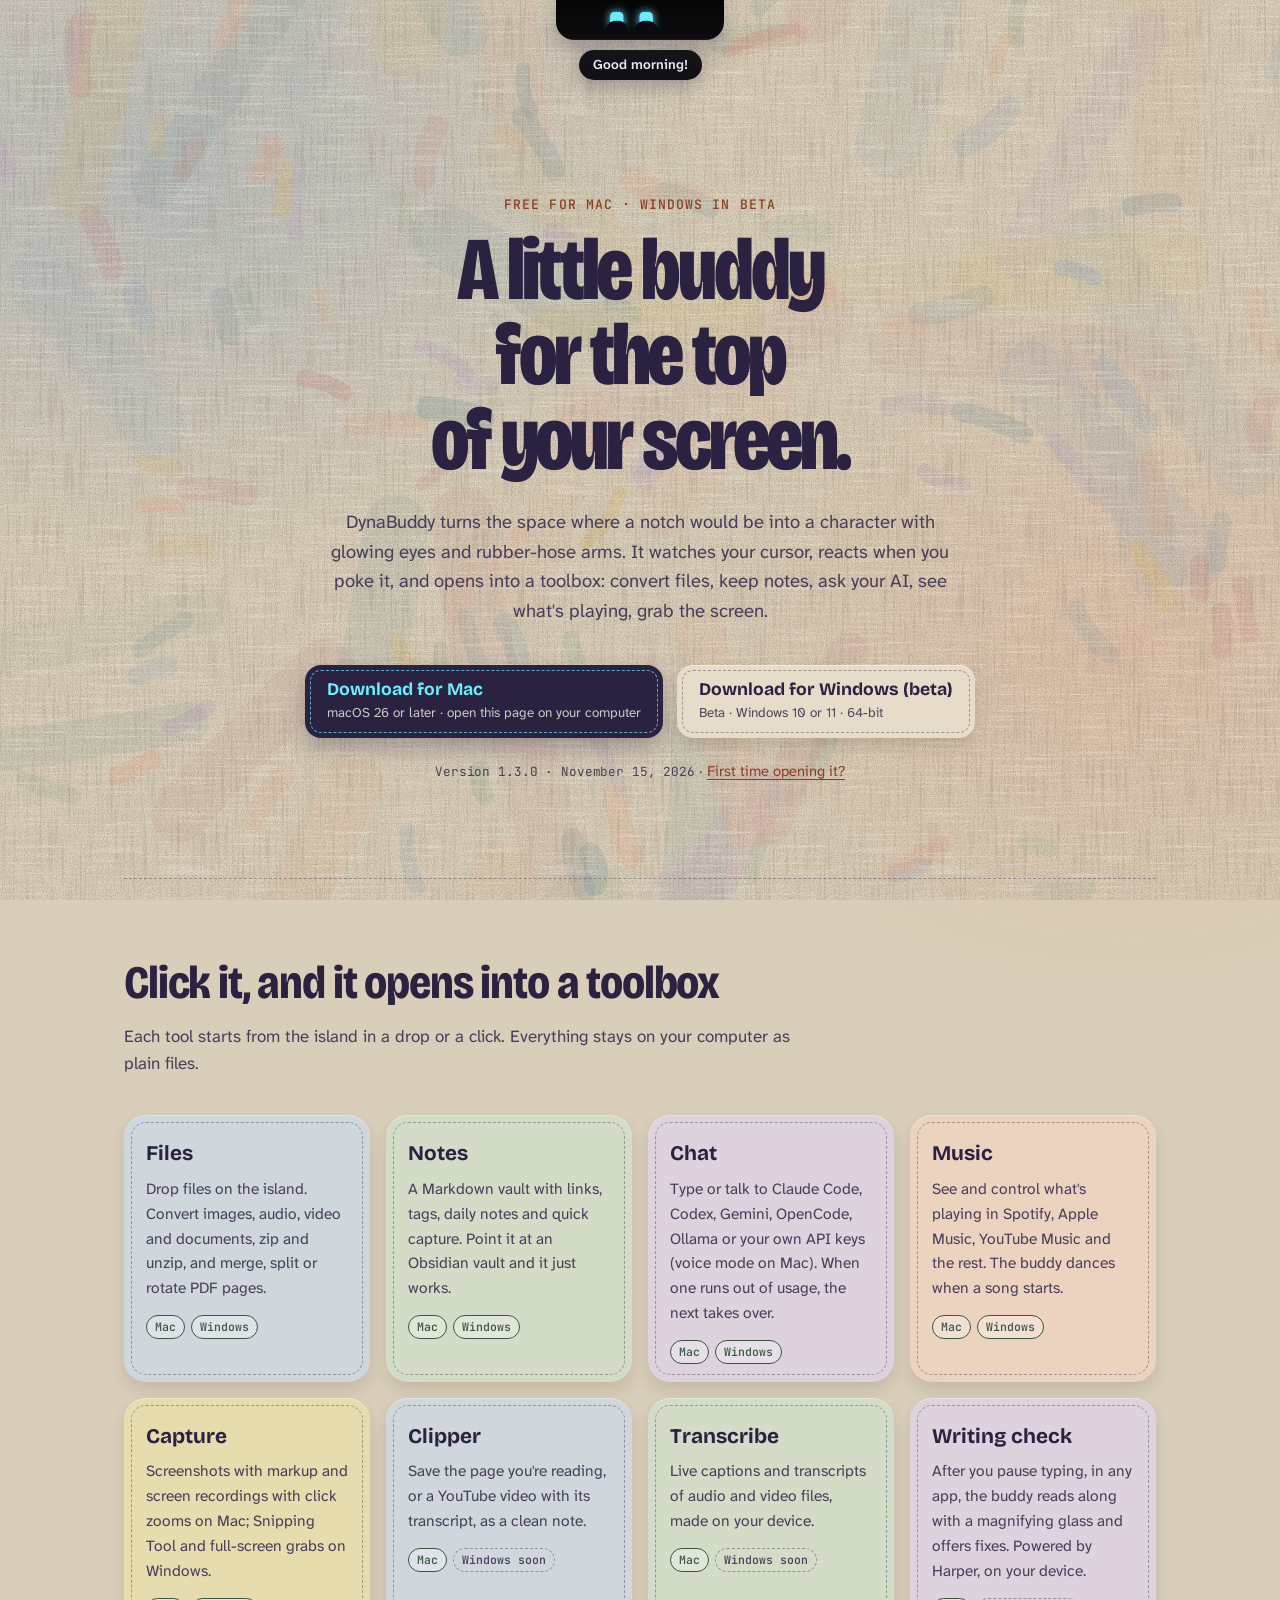
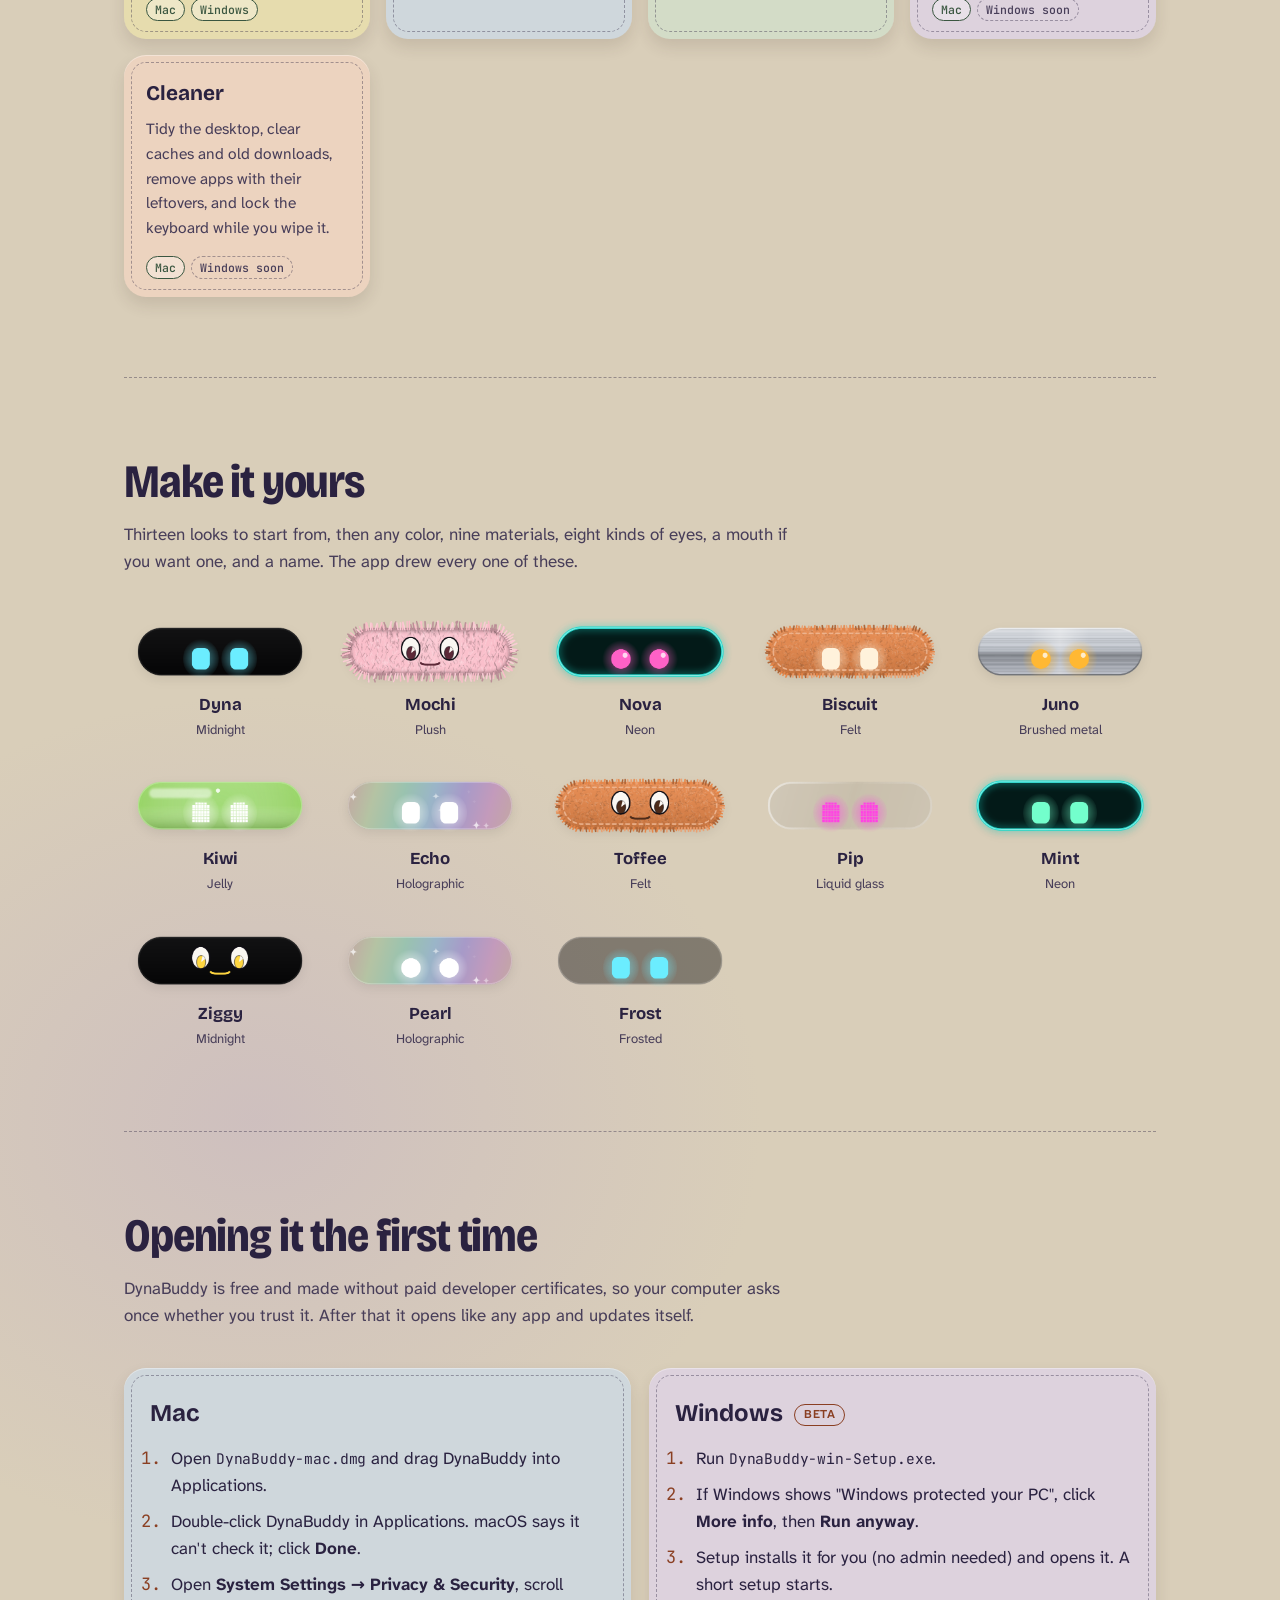
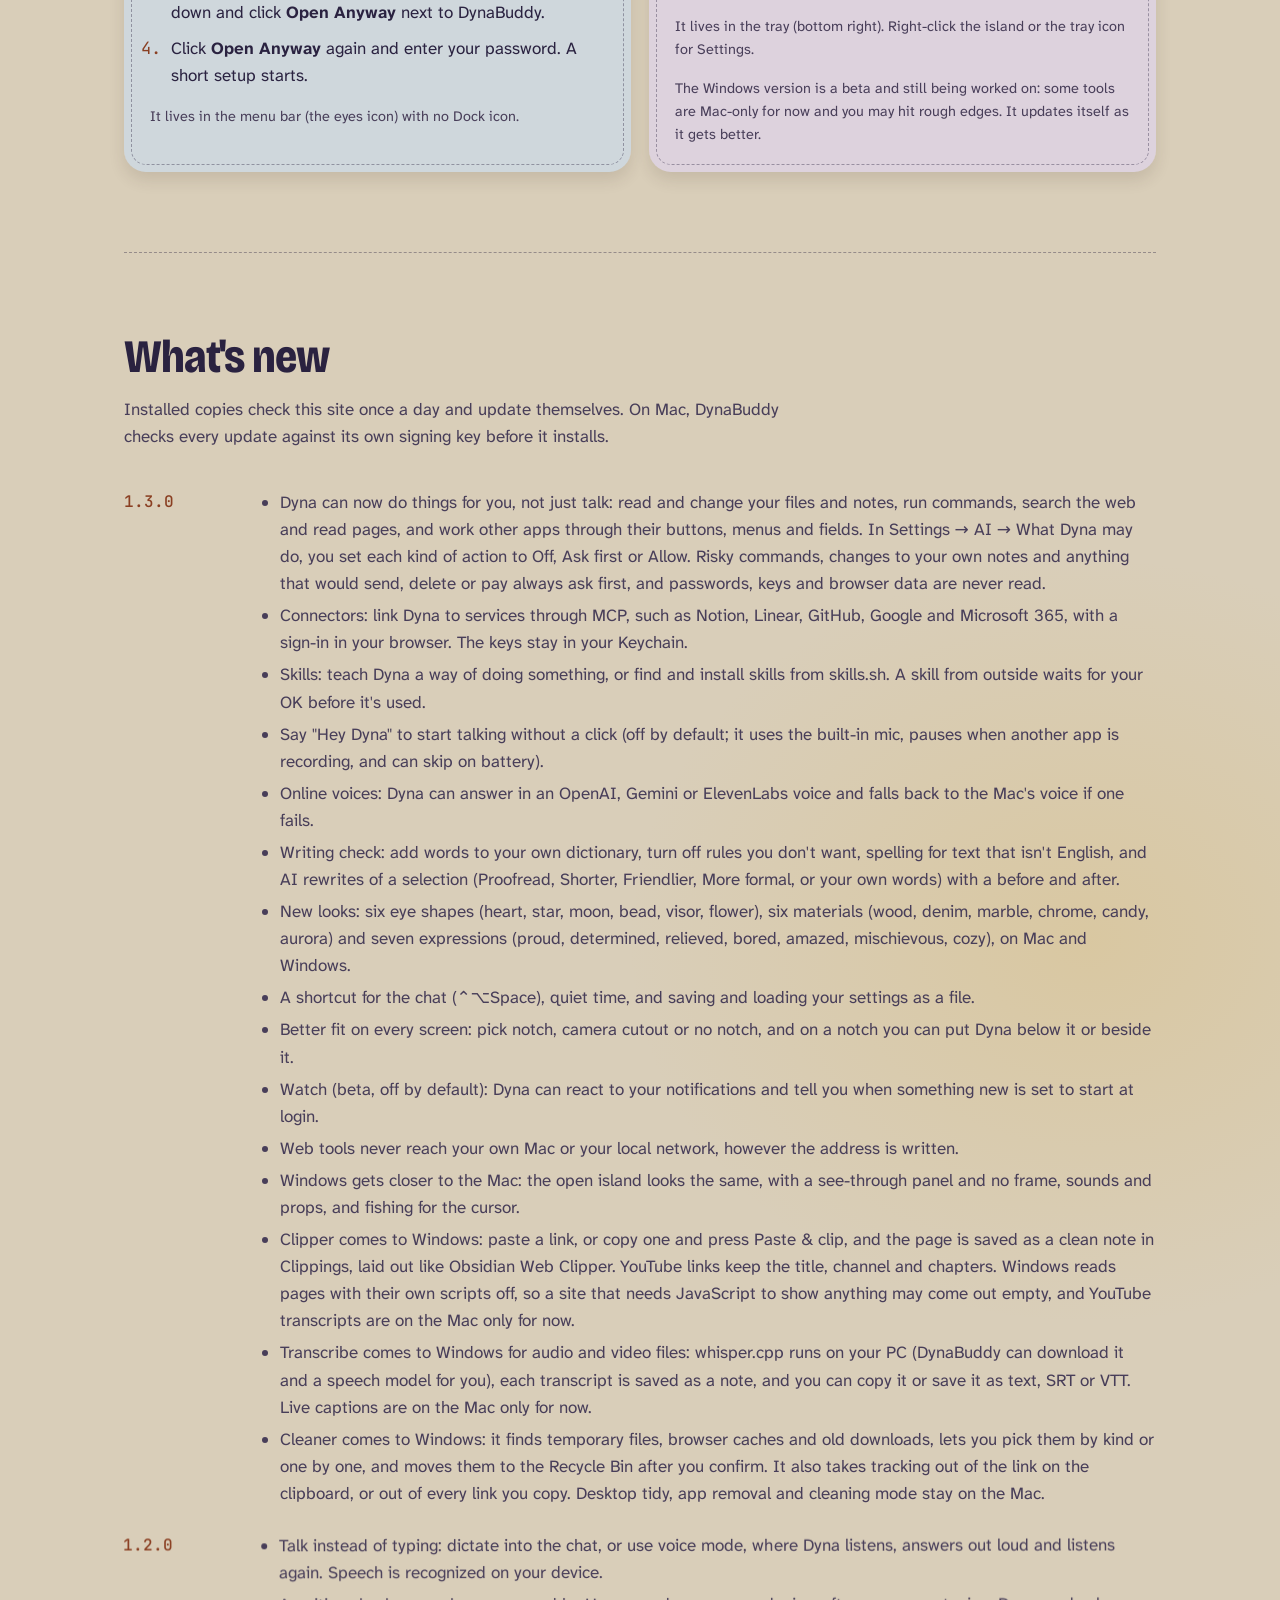
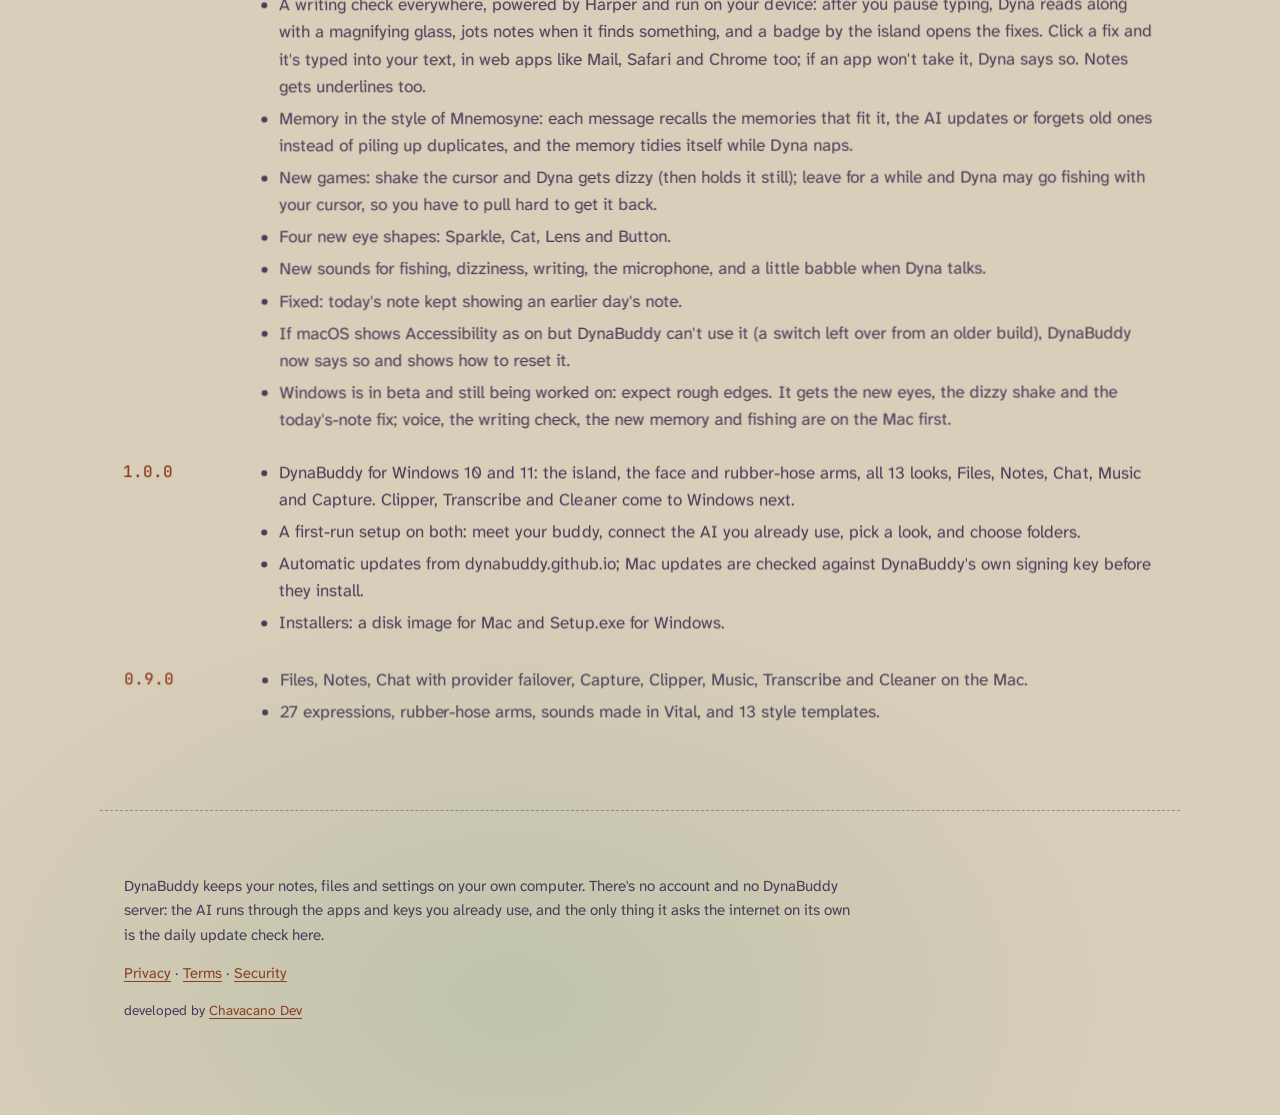
<file: index.html>
<!doctype html>
<html lang="en">
<head>
  <meta charset="utf-8">
  <meta name="viewport" content="width=device-width, initial-scale=1">
  <title>DynaBuddy</title>
  <meta name="description" content="A little character that lives at the top of your screen, with a toolbox for files, notes, AI chat, music and screenshots. Free for Mac and Windows.">
  <meta property="og:title" content="DynaBuddy">
  <meta property="og:description" content="A little buddy for the top of your screen. Free for Mac and Windows.">
  <meta property="og:image" content="https://dynabuddy.github.io/img/looks/mochi.png">
  <meta name="theme-color" content="#d9ceb9">
  <link rel="icon" href="img/icon.png">
  <link rel="preconnect" href="https://fonts.googleapis.com">
  <link rel="preconnect" href="https://fonts.gstatic.com" crossorigin>
  <link href="https://fonts.googleapis.com/css2?family=Atkinson+Hyperlegible+Next:wght@400;600&family=Bricolage+Grotesque:opsz,wdth,wght@12..96,75..100,500..800&family=JetBrains+Mono:wght@500&display=swap" rel="stylesheet">
  <link rel="stylesheet" href="style.css">
</head>
<body>
  <canvas class="paint" id="paint" aria-hidden="true"></canvas>
  <!-- The page's top edge is a screen's top edge, and the buddy hangs from it. -->
  <div class="island-dock" aria-hidden="false">
    <button class="island" id="island" aria-expanded="false" aria-label="DynaBuddy. Click to open, or poke it a few times.">
      <canvas id="face" width="300" height="80"></canvas>
      <span class="island-menu" id="island-menu">
        <a href="#download">Download</a>
        <a href="#tools">Tools</a>
        <a href="#looks">Looks</a>
        <a href="#install">Install help</a>
        <a href="#updates">What's new</a>
      </span>
    </button>
    <p class="island-speech" id="speech" role="status" aria-live="polite"></p>
  </div>

  <header class="hero">
    <p class="kicker">Free for Mac · Windows in beta</p>
    <h1>A little buddy for the top of&nbsp;your&nbsp;screen.</h1>
    <p class="lede">DynaBuddy turns the space where a notch would be into a character with glowing eyes and rubber-hose arms. It watches your cursor, reacts when you poke it, and opens into a toolbox: convert files, keep notes, ask your AI, see what's playing, grab the screen.</p>
    <div class="cta" id="download">
      <a class="button primary" id="dl-primary" href="https://github.com/dynabuddy/dynabuddy.github.io/releases/latest/download/DynaBuddy-mac.dmg">
        <span class="button-title" id="dl-primary-title">Download for Mac</span>
        <span class="button-note" id="dl-primary-note">macOS 26 or later · Apple silicon and Intel</span>
      </a>
      <a class="button" id="dl-secondary" href="https://github.com/dynabuddy/dynabuddy.github.io/releases/latest/download/DynaBuddy-win-Setup.exe">
        <span class="button-title" id="dl-secondary-title">Download for Windows (beta)</span>
        <span class="button-note" id="dl-secondary-note">Beta · Windows 10 or 11 · 64-bit</span>
      </a>
    </div>
    <p class="version"><span class="mono" id="version">Latest version</span> · <a href="#install">First time opening it?</a></p>
  </header>

  <main>
    <section class="tools" id="tools" aria-labelledby="tools-title">
      <h2 id="tools-title">Click it, and it opens into a toolbox</h2>
      <p class="section-lede">Each tool starts from the island in a drop or a click. Everything stays on your computer as plain files.</p>
      <ul class="tool-list">
        <li>
          <h3>Files</h3>
          <p>Drop files on the island. Convert images, audio, video and documents, zip and unzip, and merge, split or rotate PDF pages.</p>
          <p class="where"><span class="on">Mac</span><span class="on">Windows</span></p>
        </li>
        <li>
          <h3>Notes</h3>
          <p>A Markdown vault with links, tags, daily notes and quick capture. Point it at an Obsidian vault and it just works.</p>
          <p class="where"><span class="on">Mac</span><span class="on">Windows</span></p>
        </li>
        <li>
          <h3>Chat</h3>
          <p>Type or talk to Claude Code, Codex, Gemini, OpenCode, Ollama or your own API keys (voice mode on Mac). When one runs out of usage, the next takes over.</p>
          <p class="where"><span class="on">Mac</span><span class="on">Windows</span></p>
        </li>
        <li>
          <h3>Music</h3>
          <p>See and control what's playing in Spotify, Apple Music, YouTube Music and the rest. The buddy dances when a song starts.</p>
          <p class="where"><span class="on">Mac</span><span class="on">Windows</span></p>
        </li>
        <li>
          <h3>Capture</h3>
          <p>Screenshots with markup and screen recordings with click zooms on Mac; Snipping Tool and full-screen grabs on Windows.</p>
          <p class="where"><span class="on">Mac</span><span class="on">Windows</span></p>
        </li>
        <li>
          <h3>Clipper</h3>
          <p>Save the page you're reading, or a YouTube video with its transcript, as a clean note.</p>
          <p class="where"><span class="on">Mac</span><span>Windows soon</span></p>
        </li>
        <li>
          <h3>Transcribe</h3>
          <p>Live captions and transcripts of audio and video files, made on your device.</p>
          <p class="where"><span class="on">Mac</span><span>Windows soon</span></p>
        </li>
        <li>
          <h3>Writing check</h3>
          <p>After you pause typing, in any app, the buddy reads along with a magnifying glass and offers fixes. Powered by Harper, on your device.</p>
          <p class="where"><span class="on">Mac</span><span>Windows soon</span></p>
        </li>
        <li>
          <h3>Cleaner</h3>
          <p>Tidy the desktop, clear caches and old downloads, remove apps with their leftovers, and lock the keyboard while you wipe it.</p>
          <p class="where"><span class="on">Mac</span><span>Windows soon</span></p>
        </li>
      </ul>
    </section>

    <section class="looks" id="looks" aria-labelledby="looks-title">
      <h2 id="looks-title">Make it yours</h2>
      <p class="section-lede">Thirteen looks to start from, then any color, nine materials, eight kinds of eyes, a mouth if you want one, and a name. The app drew every one of these.</p>
      <ul class="look-grid" id="look-grid">
        <li><img src="img/looks/dyna.png" alt="Dyna: a black pill with glowing cyan eyes" loading="lazy"><span>Dyna</span><small>Midnight</small></li>
        <li><img src="img/looks/mochi.png" alt="Mochi: pink fur with cartoon eyes and a smile" loading="lazy"><span>Mochi</span><small>Plush</small></li>
        <li><img src="img/looks/nova.png" alt="Nova: a teal neon outline with pink round eyes" loading="lazy"><span>Nova</span><small>Neon</small></li>
        <li><img src="img/looks/biscuit.png" alt="Biscuit: orange felt with stitching and cream eyes" loading="lazy"><span>Biscuit</span><small>Felt</small></li>
        <li><img src="img/looks/juno.png" alt="Juno: brushed silver metal with amber round eyes" loading="lazy"><span>Juno</span><small>Brushed metal</small></li>
        <li><img src="img/looks/kiwi.png" alt="Kiwi: lime jelly with white pixel eyes" loading="lazy"><span>Kiwi</span><small>Jelly</small></li>
        <li><img src="img/looks/echo.png" alt="Echo: a pearly holographic pill with white eyes" loading="lazy"><span>Echo</span><small>Holographic</small></li>
        <li><img src="img/looks/toffee.png" alt="Toffee: orange felt with brown cartoon eyes" loading="lazy"><span>Toffee</span><small>Felt</small></li>
        <li><img src="img/looks/pip.png" alt="Pip: clear glass with magenta pixel eyes" loading="lazy"><span>Pip</span><small>Liquid glass</small></li>
        <li><img src="img/looks/mint.png" alt="Mint: teal neon with mint eyes" loading="lazy"><span>Mint</span><small>Neon</small></li>
        <li><img src="img/looks/ziggy.png" alt="Ziggy: a black pill with yellow cartoon eyes" loading="lazy"><span>Ziggy</span><small>Midnight</small></li>
        <li><img src="img/looks/pearl.png" alt="Pearl: holographic with round white eyes" loading="lazy"><span>Pearl</span><small>Holographic</small></li>
        <li><img src="img/looks/frost.png" alt="Frost: frosted glass with cyan eyes" loading="lazy"><span>Frost</span><small>Frosted</small></li>
      </ul>
    </section>

    <section class="install" id="install" aria-labelledby="install-title">
      <h2 id="install-title">Opening it the first time</h2>
      <p class="section-lede">DynaBuddy is free and made without paid developer certificates, so your computer asks once whether you trust it. After that it opens like any app and updates itself.</p>
      <div class="install-cols">
        <div class="install-card">
          <h3>Mac</h3>
          <ol>
            <li>Open <span class="mono">DynaBuddy-mac.dmg</span> and drag DynaBuddy into Applications.</li>
            <li>Double-click DynaBuddy in Applications. macOS says it can't check it; click <b>Done</b>.</li>
            <li>Open <b>System Settings → Privacy &amp; Security</b>, scroll down and click <b>Open Anyway</b> next to DynaBuddy.</li>
            <li>Click <b>Open Anyway</b> again and enter your password. A short setup starts.</li>
          </ol>
          <p class="note">It lives in the menu bar (the eyes icon) with no Dock icon.</p>
        </div>
        <div class="install-card">
          <h3>Windows <span class="beta">Beta</span></h3>
          <ol>
            <li>Run <span class="mono">DynaBuddy-win-Setup.exe</span>.</li>
            <li>If Windows shows "Windows protected your PC", click <b>More info</b>, then <b>Run anyway</b>.</li>
            <li>Setup installs it for you (no admin needed) and opens it. A short setup starts.</li>
          </ol>
          <p class="note">It lives in the tray (bottom right). Right-click the island or the tray icon for Settings.</p>
          <p class="note">The Windows version is a beta and still being worked on: some tools are Mac-only for now and you may hit rough edges. It updates itself as it gets better.</p>
        </div>
      </div>
    </section>

    <section class="updates" id="updates" aria-labelledby="updates-title">
      <h2 id="updates-title">What's new</h2>
      <p class="section-lede">Installed copies check this site once a day and update themselves. On Mac, DynaBuddy checks every update against its own signing key before it installs.</p>
      <div id="changelog" class="changelog"></div>
    </section>
  </main>

  <footer>
    <p>DynaBuddy keeps your notes, files and settings on your own computer. There's no account and no DynaBuddy server: the AI runs through the apps and keys you already use, and the only thing it asks the internet on its own is the daily update check here.</p>
    <nav class="legal-links" aria-label="Legal">
      <a href="privacy.html">Privacy</a> · <a href="terms.html">Terms</a> · <a href="security.html">Security</a>
    </nav>
    <p class="fine">developed by <a href="https://www.threads.com/@chavacano_dev?igshid=NTc4MTIwNjQ2YQ==" target="_blank" rel="noopener">Chavacano Dev</a></p>
  </footer>

  <script src="island.js"></script>
  <script src="site.js"></script>
  <script src="vendor/gsap.min.js"></script>
  <script src="vendor/ScrollTrigger.min.js"></script>
  <script src="paint.js"></script>
  <script data-goatcounter="https://maubrick.goatcounter.com/count" data-goatcounter-settings='{"no_onload": true}' async src="//gc.zgo.at/count.js"></script>
</body>
</html>
</file>
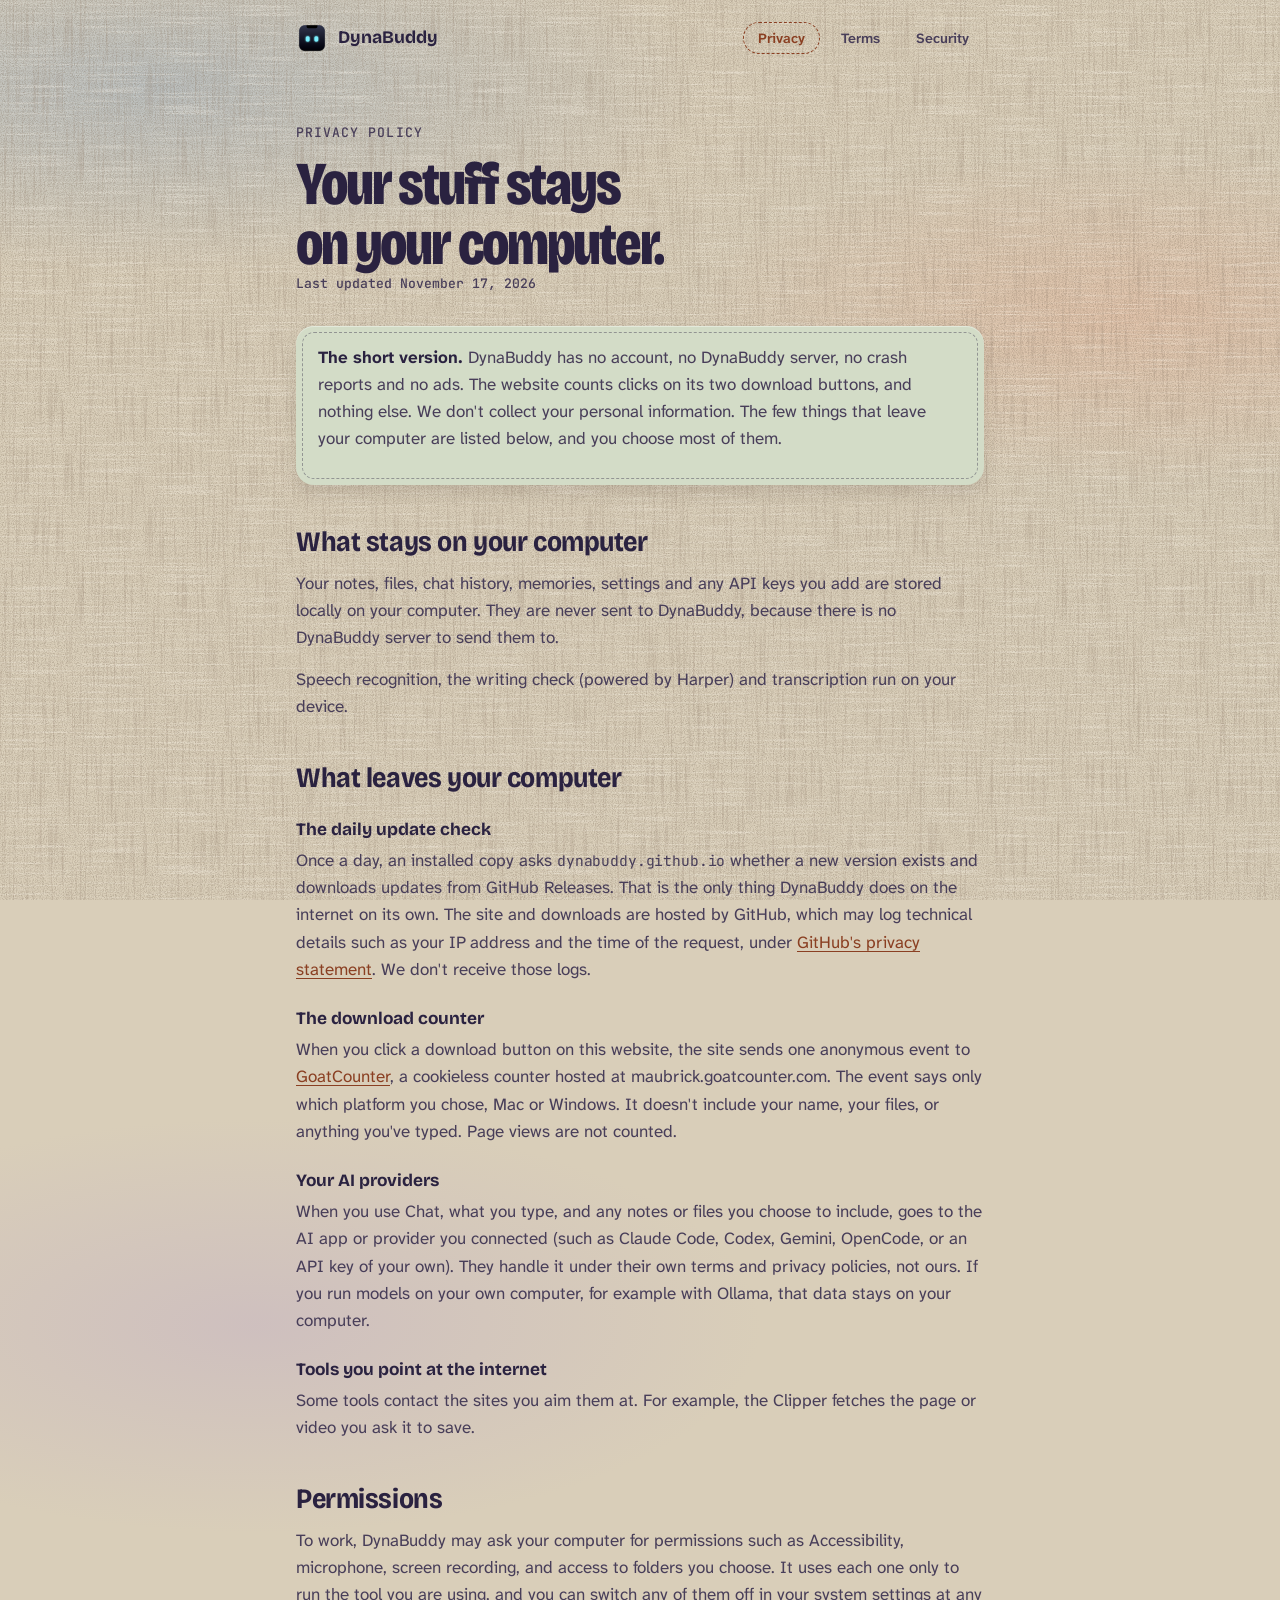
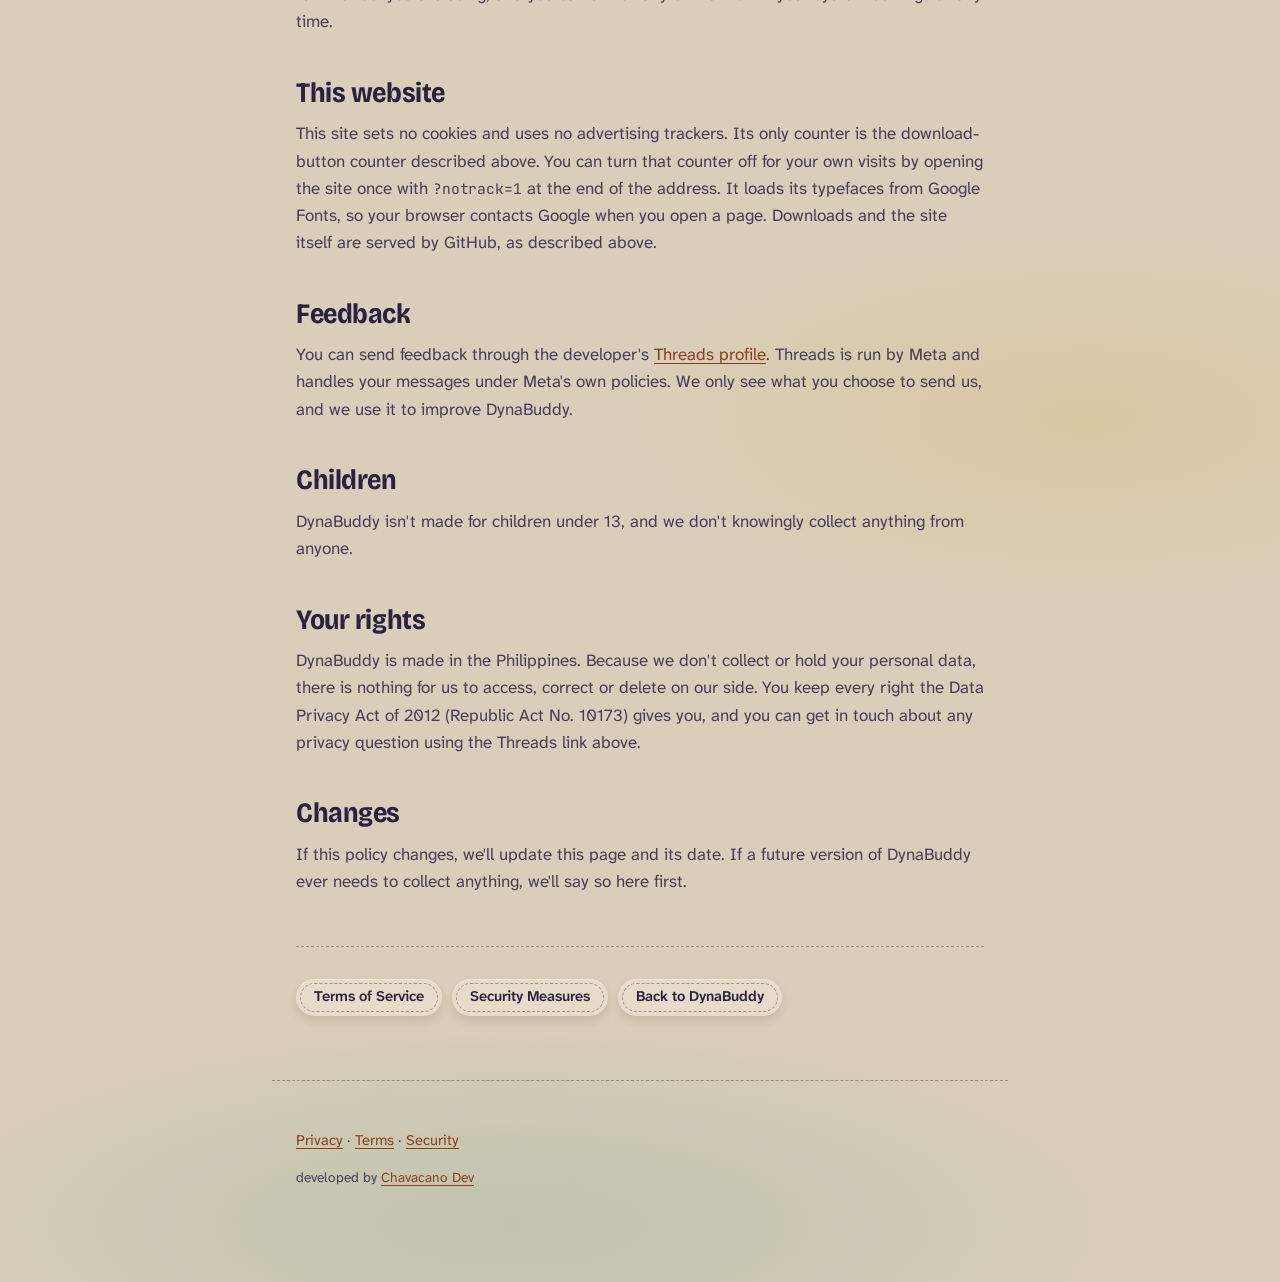
<file: privacy.html>
<!doctype html>
<html lang="en">
<head>
  <meta charset="utf-8">
  <meta name="viewport" content="width=device-width, initial-scale=1">
  <title>Privacy Policy · DynaBuddy</title>
  <meta name="description" content="DynaBuddy has no account and no server. Its website counts download-button clicks only. What stays on your computer, and the few things that leave it.">
  <meta name="theme-color" content="#16132e">
  <link rel="icon" href="img/icon.png">
  <link rel="preconnect" href="https://fonts.googleapis.com">
  <link rel="preconnect" href="https://fonts.gstatic.com" crossorigin>
  <link href="https://fonts.googleapis.com/css2?family=Atkinson+Hyperlegible+Next:wght@400;600&family=Bricolage+Grotesque:opsz,wdth,wght@12..96,75..100,500..800&family=JetBrains+Mono:wght@500&display=swap" rel="stylesheet">
  <link rel="stylesheet" href="style.css">
</head>
<body class="doc-page">
  <header class="doc-bar">
    <a class="doc-home" href="./" aria-label="DynaBuddy home">
      <img src="img/icon.png" alt="" width="32" height="32">
      <span>DynaBuddy</span>
    </a>
    <nav class="doc-switch" aria-label="Legal pages">
      <a href="privacy.html" aria-current="page">Privacy</a>
      <a href="terms.html">Terms</a>
      <a href="security.html">Security</a>
    </nav>
  </header>

  <main class="doc">
    <p class="kicker">Privacy Policy</p>
    <h1>Your stuff stays on your computer.</h1>
    <p class="doc-meta">Last updated November 17, 2026</p>

    <div class="doc-summary">
      <p><b>The short version.</b> DynaBuddy has no account, no DynaBuddy server, no crash reports and no ads. The website counts clicks on its two download buttons, and nothing else. We don't collect your personal information. The few things that leave your computer are listed below, and you choose most of them.</p>
    </div>

    <div class="doc-block">
      <h2>What stays on your computer</h2>
      <p>Your notes, files, chat history, memories, settings and any API keys you add are stored locally on your computer. They are never sent to DynaBuddy, because there is no DynaBuddy server to send them to.</p>
      <p>Speech recognition, the writing check (powered by Harper) and transcription run on your device.</p>
    </div>

    <div class="doc-block">
      <h2>What leaves your computer</h2>
      <h3>The daily update check</h3>
      <p>Once a day, an installed copy asks <span class="mono">dynabuddy.github.io</span> whether a new version exists and downloads updates from GitHub Releases. That is the only thing DynaBuddy does on the internet on its own. The site and downloads are hosted by GitHub, which may log technical details such as your IP address and the time of the request, under <a href="https://docs.github.com/en/site-policy/privacy-policies/github-general-privacy-statement" target="_blank" rel="noopener">GitHub's privacy statement</a>. We don't receive those logs.</p>
      <h3>The download counter</h3>
      <p>When you click a download button on this website, the site sends one anonymous event to <a href="https://www.goatcounter.com" target="_blank" rel="noopener">GoatCounter</a>, a cookieless counter hosted at maubrick.goatcounter.com. The event says only which platform you chose, Mac or Windows. It doesn't include your name, your files, or anything you've typed. Page views are not counted.</p>
      <h3>Your AI providers</h3>
      <p>When you use Chat, what you type, and any notes or files you choose to include, goes to the AI app or provider you connected (such as Claude Code, Codex, Gemini, OpenCode, or an API key of your own). They handle it under their own terms and privacy policies, not ours. If you run models on your own computer, for example with Ollama, that data stays on your computer.</p>
      <h3>Tools you point at the internet</h3>
      <p>Some tools contact the sites you aim them at. For example, the Clipper fetches the page or video you ask it to save.</p>
    </div>

    <div class="doc-block">
      <h2>Permissions</h2>
      <p>To work, DynaBuddy may ask your computer for permissions such as Accessibility, microphone, screen recording, and access to folders you choose. It uses each one only to run the tool you are using, and you can switch any of them off in your system settings at any time.</p>
    </div>

    <div class="doc-block">
      <h2>This website</h2>
      <p>This site sets no cookies and uses no advertising trackers. Its only counter is the download-button counter described above. You can turn that counter off for your own visits by opening the site once with <span class="mono">?notrack=1</span> at the end of the address. It loads its typefaces from Google Fonts, so your browser contacts Google when you open a page. Downloads and the site itself are served by GitHub, as described above.</p>
    </div>

    <div class="doc-block">
      <h2>Feedback</h2>
      <p>You can send feedback through the developer's <a href="https://www.threads.com/@chavacano_dev?igshid=NTc4MTIwNjQ2YQ==" target="_blank" rel="noopener">Threads profile</a>. Threads is run by Meta and handles your messages under Meta's own policies. We only see what you choose to send us, and we use it to improve DynaBuddy.</p>
    </div>

    <div class="doc-block">
      <h2>Children</h2>
      <p>DynaBuddy isn't made for children under 13, and we don't knowingly collect anything from anyone.</p>
    </div>

    <div class="doc-block">
      <h2>Your rights</h2>
      <p>DynaBuddy is made in the Philippines. Because we don't collect or hold your personal data, there is nothing for us to access, correct or delete on our side. You keep every right the Data Privacy Act of 2012 (Republic Act No. 10173) gives you, and you can get in touch about any privacy question using the Threads link above.</p>
    </div>

    <div class="doc-block">
      <h2>Changes</h2>
      <p>If this policy changes, we'll update this page and its date. If a future version of DynaBuddy ever needs to collect anything, we'll say so here first.</p>
    </div>

    <nav class="doc-more" aria-label="More">
      <a href="terms.html">Terms of Service</a>
      <a href="security.html">Security Measures</a>
      <a href="./">Back to DynaBuddy</a>
    </nav>
  </main>

  <footer>
    <nav class="legal-links" aria-label="Legal">
      <a href="privacy.html">Privacy</a> · <a href="terms.html">Terms</a> · <a href="security.html">Security</a>
    </nav>
    <p class="fine">developed by <a href="https://www.threads.com/@chavacano_dev?igshid=NTc4MTIwNjQ2YQ==" target="_blank" rel="noopener">Chavacano Dev</a></p>
  </footer>
</body>
</html>
</file>
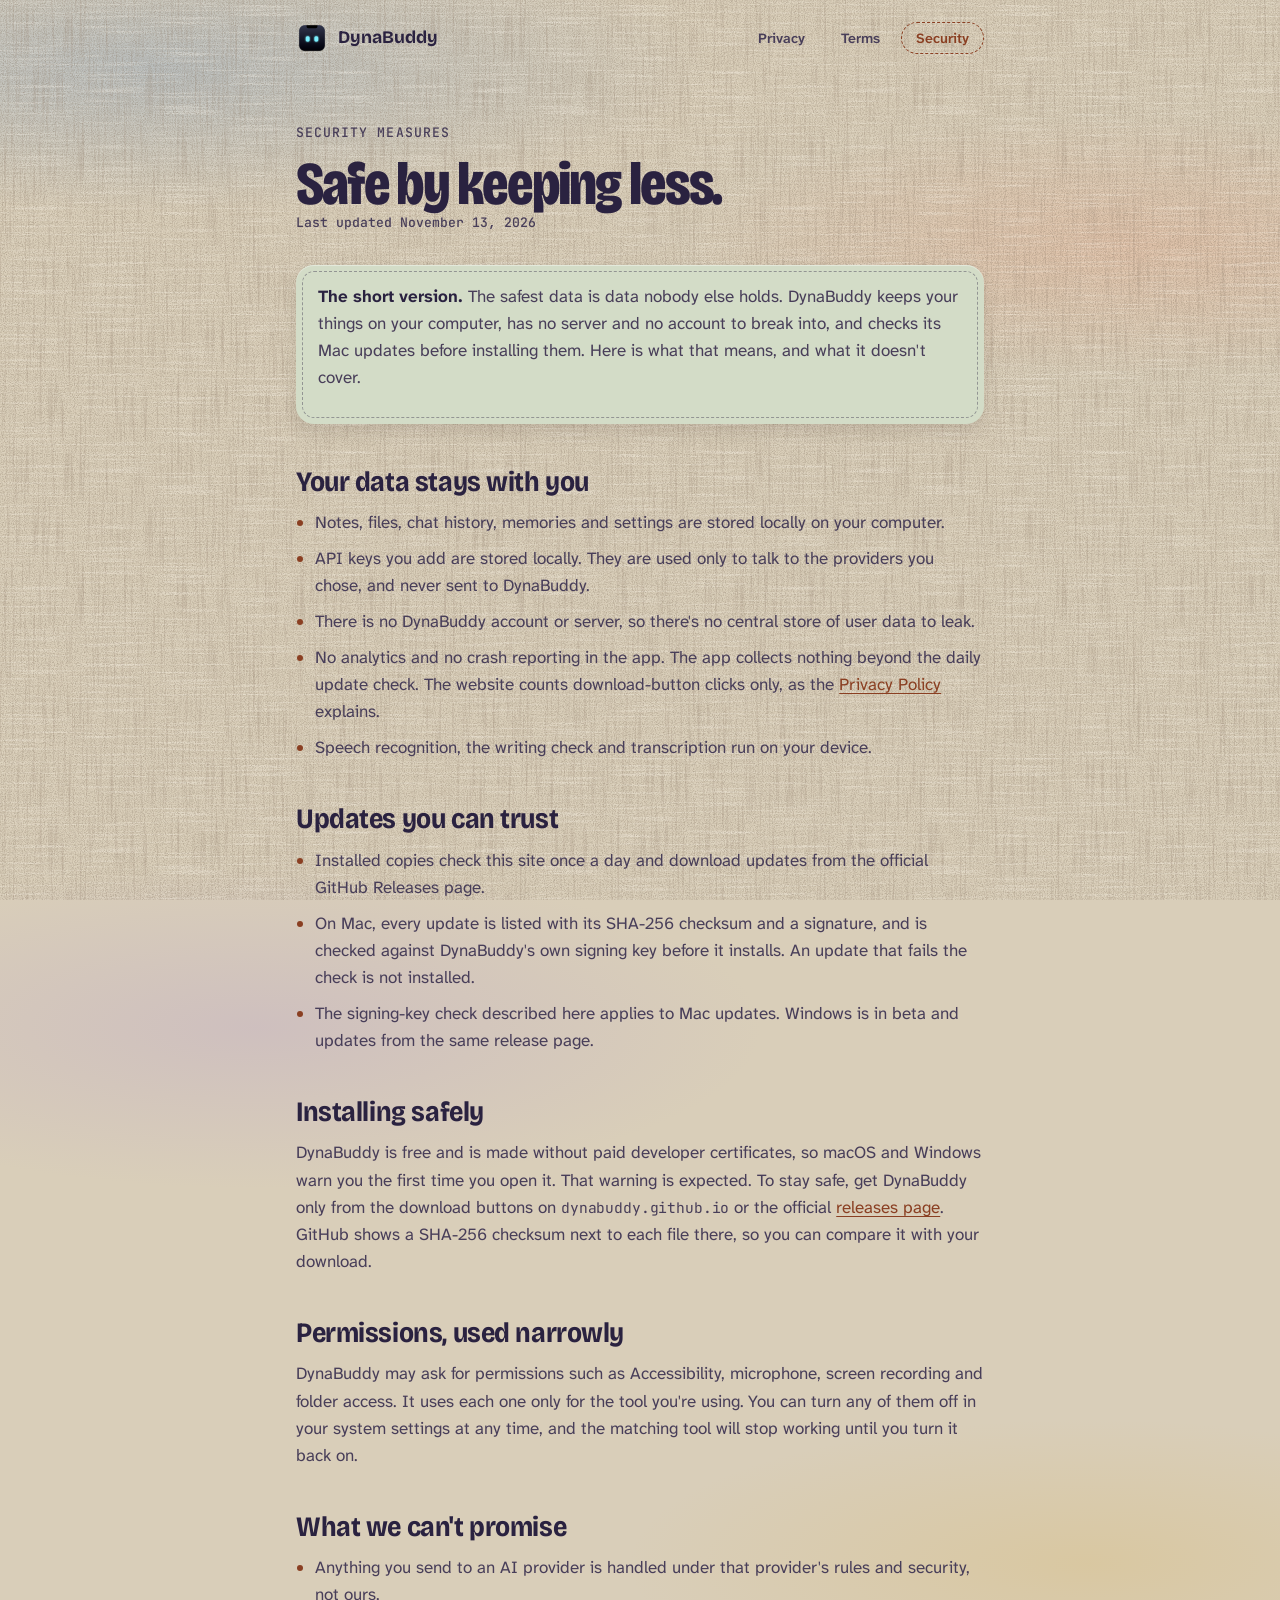
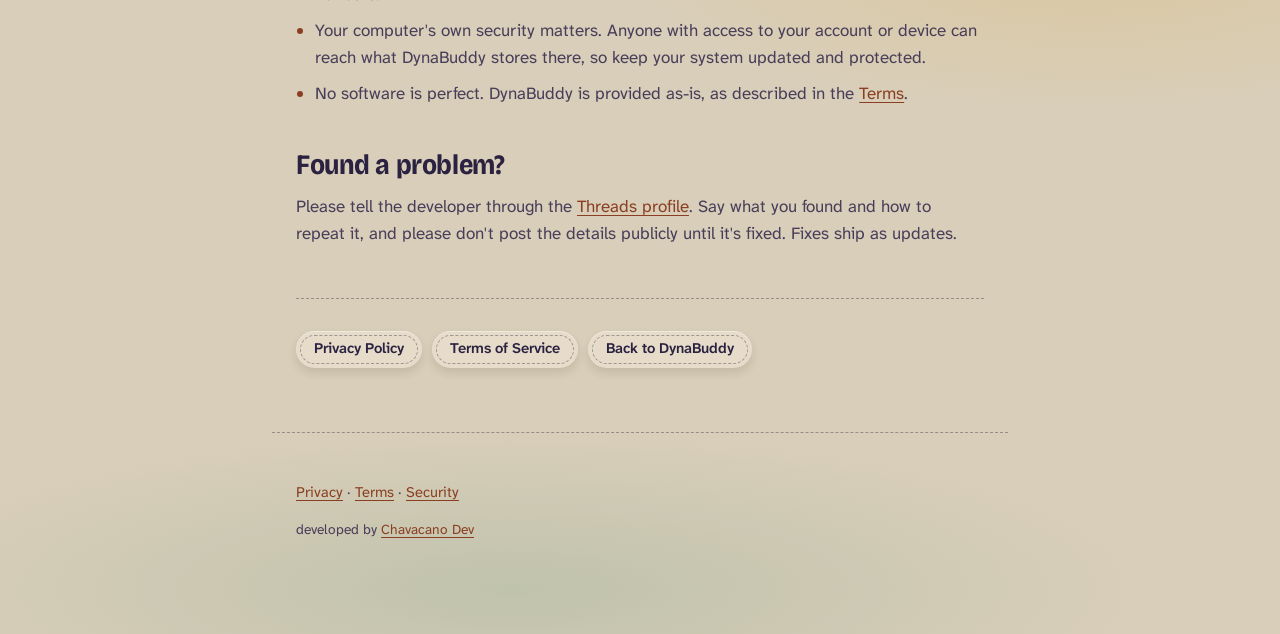
<file: security.html>
<!doctype html>
<html lang="en">
<head>
  <meta charset="utf-8">
  <meta name="viewport" content="width=device-width, initial-scale=1">
  <title>Security Measures · DynaBuddy</title>
  <meta name="description" content="How DynaBuddy keeps your data and your updates safe, what it can't promise, and how to report a problem.">
  <meta name="theme-color" content="#16132e">
  <link rel="icon" href="img/icon.png">
  <link rel="preconnect" href="https://fonts.googleapis.com">
  <link rel="preconnect" href="https://fonts.gstatic.com" crossorigin>
  <link href="https://fonts.googleapis.com/css2?family=Atkinson+Hyperlegible+Next:wght@400;600&family=Bricolage+Grotesque:opsz,wdth,wght@12..96,75..100,500..800&family=JetBrains+Mono:wght@500&display=swap" rel="stylesheet">
  <link rel="stylesheet" href="style.css">
</head>
<body class="doc-page">
  <header class="doc-bar">
    <a class="doc-home" href="./" aria-label="DynaBuddy home">
      <img src="img/icon.png" alt="" width="32" height="32">
      <span>DynaBuddy</span>
    </a>
    <nav class="doc-switch" aria-label="Legal pages">
      <a href="privacy.html">Privacy</a>
      <a href="terms.html">Terms</a>
      <a href="security.html" aria-current="page">Security</a>
    </nav>
  </header>

  <main class="doc">
    <p class="kicker">Security Measures</p>
    <h1>Safe by keeping less.</h1>
    <p class="doc-meta">Last updated November 13, 2026</p>

    <div class="doc-summary">
      <p><b>The short version.</b> The safest data is data nobody else holds. DynaBuddy keeps your things on your computer, has no server and no account to break into, and checks its Mac updates before installing them. Here is what that means, and what it doesn't cover.</p>
    </div>

    <div class="doc-block">
      <h2>Your data stays with you</h2>
      <ul>
        <li>Notes, files, chat history, memories and settings are stored locally on your computer.</li>
        <li>API keys you add are stored locally. They are used only to talk to the providers you chose, and never sent to DynaBuddy.</li>
        <li>There is no DynaBuddy account or server, so there's no central store of user data to leak.</li>
        <li>No analytics and no crash reporting in the app. The app collects nothing beyond the daily update check. The website counts download-button clicks only, as the <a href="privacy.html">Privacy Policy</a> explains.</li>
        <li>Speech recognition, the writing check and transcription run on your device.</li>
      </ul>
    </div>

    <div class="doc-block">
      <h2>Updates you can trust</h2>
      <ul>
        <li>Installed copies check this site once a day and download updates from the official GitHub Releases page.</li>
        <li>On Mac, every update is listed with its SHA-256 checksum and a signature, and is checked against DynaBuddy's own signing key before it installs. An update that fails the check is not installed.</li>
        <li>The signing-key check described here applies to Mac updates. Windows is in beta and updates from the same release page.</li>
      </ul>
    </div>

    <div class="doc-block">
      <h2>Installing safely</h2>
      <p>DynaBuddy is free and is made without paid developer certificates, so macOS and Windows warn you the first time you open it. That warning is expected. To stay safe, get DynaBuddy only from the download buttons on <span class="mono">dynabuddy.github.io</span> or the official <a href="https://github.com/dynabuddy/dynabuddy.github.io/releases" target="_blank" rel="noopener">releases page</a>. GitHub shows a SHA-256 checksum next to each file there, so you can compare it with your download.</p>
    </div>

    <div class="doc-block">
      <h2>Permissions, used narrowly</h2>
      <p>DynaBuddy may ask for permissions such as Accessibility, microphone, screen recording and folder access. It uses each one only for the tool you're using. You can turn any of them off in your system settings at any time, and the matching tool will stop working until you turn it back on.</p>
    </div>

    <div class="doc-block">
      <h2>What we can't promise</h2>
      <ul>
        <li>Anything you send to an AI provider is handled under that provider's rules and security, not ours.</li>
        <li>Your computer's own security matters. Anyone with access to your account or device can reach what DynaBuddy stores there, so keep your system updated and protected.</li>
        <li>No software is perfect. DynaBuddy is provided as-is, as described in the <a href="terms.html">Terms</a>.</li>
      </ul>
    </div>

    <div class="doc-block">
      <h2>Found a problem?</h2>
      <p>Please tell the developer through the <a href="https://www.threads.com/@chavacano_dev?igshid=NTc4MTIwNjQ2YQ==" target="_blank" rel="noopener">Threads profile</a>. Say what you found and how to repeat it, and please don't post the details publicly until it's fixed. Fixes ship as updates.</p>
    </div>

    <nav class="doc-more" aria-label="More">
      <a href="privacy.html">Privacy Policy</a>
      <a href="terms.html">Terms of Service</a>
      <a href="./">Back to DynaBuddy</a>
    </nav>
  </main>

  <footer>
    <nav class="legal-links" aria-label="Legal">
      <a href="privacy.html">Privacy</a> · <a href="terms.html">Terms</a> · <a href="security.html">Security</a>
    </nav>
    <p class="fine">developed by <a href="https://www.threads.com/@chavacano_dev?igshid=NTc4MTIwNjQ2YQ==" target="_blank" rel="noopener">Chavacano Dev</a></p>
  </footer>
</body>
</html>
</file>
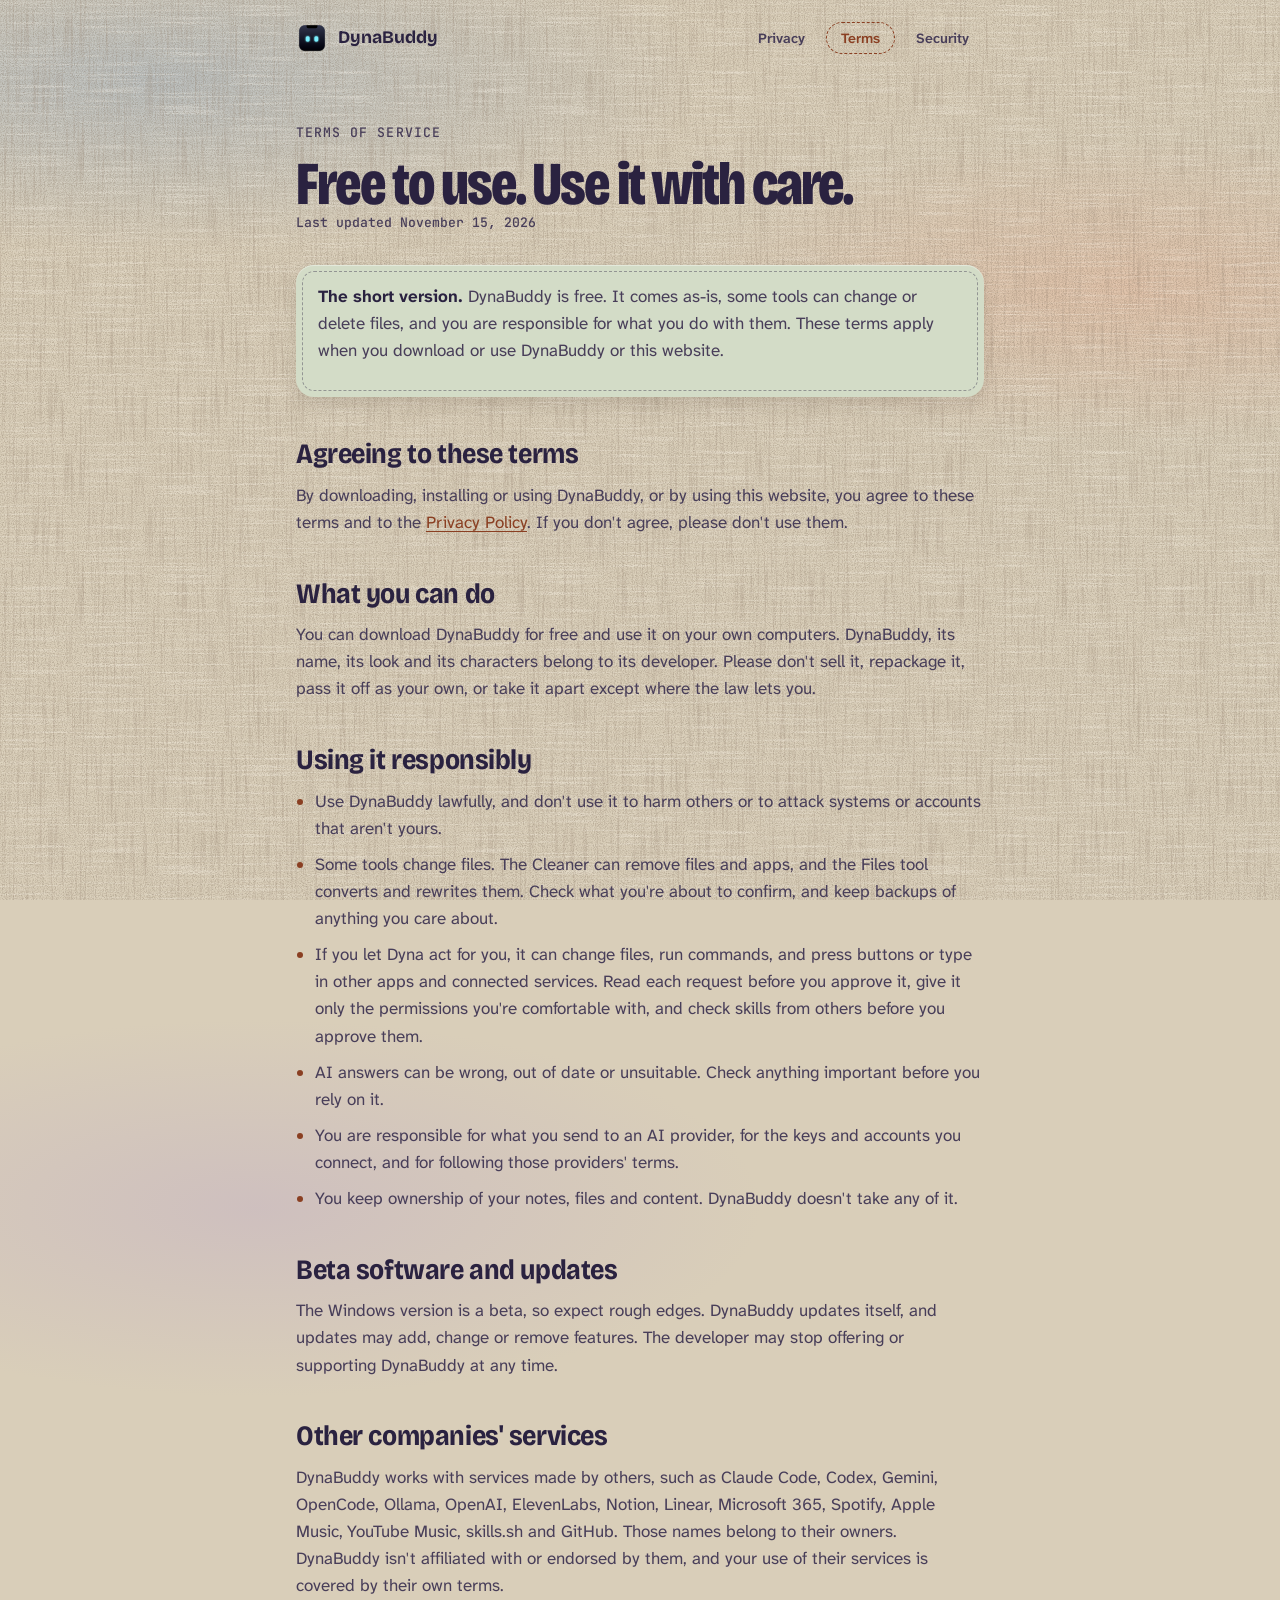
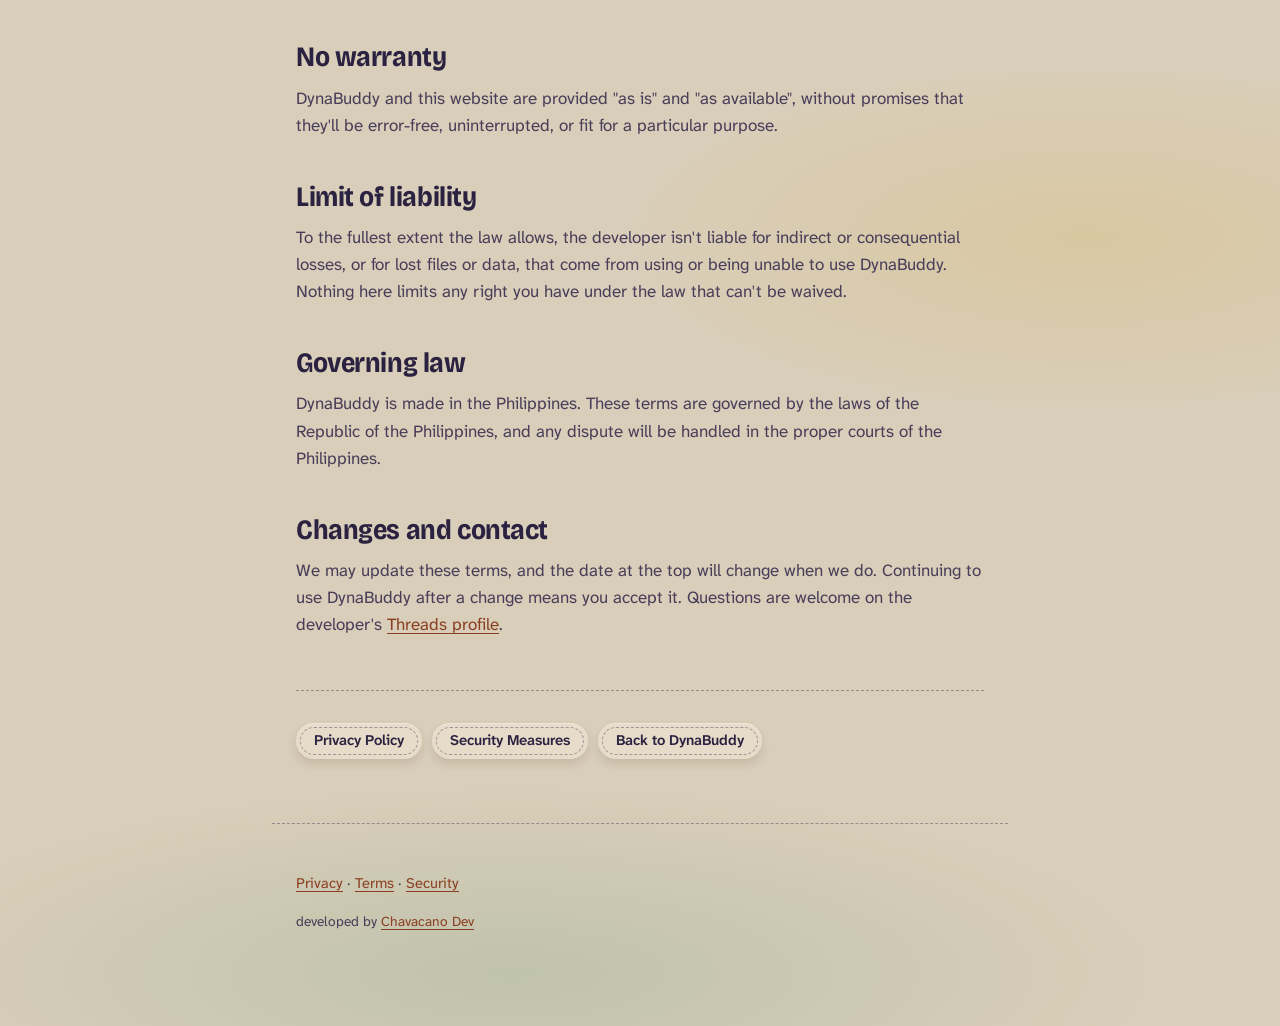
<file: terms.html>
<!doctype html>
<html lang="en">
<head>
  <meta charset="utf-8">
  <meta name="viewport" content="width=device-width, initial-scale=1">
  <title>Terms of Service · DynaBuddy</title>
  <meta name="description" content="The plain-language terms for using DynaBuddy and this website.">
  <meta name="theme-color" content="#16132e">
  <link rel="icon" href="img/icon.png">
  <link rel="preconnect" href="https://fonts.googleapis.com">
  <link rel="preconnect" href="https://fonts.gstatic.com" crossorigin>
  <link href="https://fonts.googleapis.com/css2?family=Atkinson+Hyperlegible+Next:wght@400;600&family=Bricolage+Grotesque:opsz,wdth,wght@12..96,75..100,500..800&family=JetBrains+Mono:wght@500&display=swap" rel="stylesheet">
  <link rel="stylesheet" href="style.css">
</head>
<body class="doc-page">
  <header class="doc-bar">
    <a class="doc-home" href="./" aria-label="DynaBuddy home">
      <img src="img/icon.png" alt="" width="32" height="32">
      <span>DynaBuddy</span>
    </a>
    <nav class="doc-switch" aria-label="Legal pages">
      <a href="privacy.html">Privacy</a>
      <a href="terms.html" aria-current="page">Terms</a>
      <a href="security.html">Security</a>
    </nav>
  </header>

  <main class="doc">
    <p class="kicker">Terms of Service</p>
    <h1>Free to use. Use it with care.</h1>
    <p class="doc-meta">Last updated November 15, 2026</p>

    <div class="doc-summary">
      <p><b>The short version.</b> DynaBuddy is free. It comes as-is, some tools can change or delete files, and you are responsible for what you do with them. These terms apply when you download or use DynaBuddy or this website.</p>
    </div>

    <div class="doc-block">
      <h2>Agreeing to these terms</h2>
      <p>By downloading, installing or using DynaBuddy, or by using this website, you agree to these terms and to the <a href="privacy.html">Privacy Policy</a>. If you don't agree, please don't use them.</p>
    </div>

    <div class="doc-block">
      <h2>What you can do</h2>
      <p>You can download DynaBuddy for free and use it on your own computers. DynaBuddy, its name, its look and its characters belong to its developer. Please don't sell it, repackage it, pass it off as your own, or take it apart except where the law lets you.</p>
    </div>

    <div class="doc-block">
      <h2>Using it responsibly</h2>
      <ul>
        <li>Use DynaBuddy lawfully, and don't use it to harm others or to attack systems or accounts that aren't yours.</li>
        <li>Some tools change files. The Cleaner can remove files and apps, and the Files tool converts and rewrites them. Check what you're about to confirm, and keep backups of anything you care about.</li>
        <li>If you let Dyna act for you, it can change files, run commands, and press buttons or type in other apps and connected services. Read each request before you approve it, give it only the permissions you're comfortable with, and check skills from others before you approve them.</li>
        <li>AI answers can be wrong, out of date or unsuitable. Check anything important before you rely on it.</li>
        <li>You are responsible for what you send to an AI provider, for the keys and accounts you connect, and for following those providers' terms.</li>
        <li>You keep ownership of your notes, files and content. DynaBuddy doesn't take any of it.</li>
      </ul>
    </div>

    <div class="doc-block">
      <h2>Beta software and updates</h2>
      <p>The Windows version is a beta, so expect rough edges. DynaBuddy updates itself, and updates may add, change or remove features. The developer may stop offering or supporting DynaBuddy at any time.</p>
    </div>

    <div class="doc-block">
      <h2>Other companies' services</h2>
      <p>DynaBuddy works with services made by others, such as Claude Code, Codex, Gemini, OpenCode, Ollama, OpenAI, ElevenLabs, Notion, Linear, Microsoft 365, Spotify, Apple Music, YouTube Music, skills.sh and GitHub. Those names belong to their owners. DynaBuddy isn't affiliated with or endorsed by them, and your use of their services is covered by their own terms.</p>
    </div>

    <div class="doc-block">
      <h2>No warranty</h2>
      <p>DynaBuddy and this website are provided "as is" and "as available", without promises that they'll be error-free, uninterrupted, or fit for a particular purpose.</p>
    </div>

    <div class="doc-block">
      <h2>Limit of liability</h2>
      <p>To the fullest extent the law allows, the developer isn't liable for indirect or consequential losses, or for lost files or data, that come from using or being unable to use DynaBuddy. Nothing here limits any right you have under the law that can't be waived.</p>
    </div>

    <div class="doc-block">
      <h2>Governing law</h2>
      <p>DynaBuddy is made in the Philippines. These terms are governed by the laws of the Republic of the Philippines, and any dispute will be handled in the proper courts of the Philippines.</p>
    </div>

    <div class="doc-block">
      <h2>Changes and contact</h2>
      <p>We may update these terms, and the date at the top will change when we do. Continuing to use DynaBuddy after a change means you accept it. Questions are welcome on the developer's <a href="https://www.threads.com/@chavacano_dev?igshid=NTc4MTIwNjQ2YQ==" target="_blank" rel="noopener">Threads profile</a>.</p>
    </div>

    <nav class="doc-more" aria-label="More">
      <a href="privacy.html">Privacy Policy</a>
      <a href="security.html">Security Measures</a>
      <a href="./">Back to DynaBuddy</a>
    </nav>
  </main>

  <footer>
    <nav class="legal-links" aria-label="Legal">
      <a href="privacy.html">Privacy</a> · <a href="terms.html">Terms</a> · <a href="security.html">Security</a>
    </nav>
    <p class="fine">developed by <a href="https://www.threads.com/@chavacano_dev?igshid=NTc4MTIwNjQ2YQ==" target="_blank" rel="noopener">Chavacano Dev</a></p>
  </footer>
</body>
</html>
</file>
<file: style.css>
/* DynaBuddy site. Oat felt under dabs of impressionist color. The island stays black and its eyes stay cyan. */
:root {
  --felt: #d9ceb9;
  --patch: #e6dcc9;
  --p-blue: #cfd7dc;
  --p-sage: #d3dcc7;
  --p-lilac: #ddd2dd;
  --p-peach: #ecd3bf;
  --p-ochre: #e6dcae;
  --ink: #2a2240;
  --muted: #483e59;
  --link: #8a3f22;
  --link-hover: #6a2c16;
  --sage-ink: #3a5640;
  --blue-ink: #3a5a82;
  --stitch: rgba(42, 34, 64, 0.38);
  --line: rgba(42, 34, 64, 0.2);
  --eye: #6bedff;
  --island: #050506;
  --island-text: #f3eefb;
  --display: "Bricolage Grotesque", "Segoe UI", system-ui, sans-serif;
  --body: "Atkinson Hyperlegible Next", "Segoe UI", system-ui, sans-serif;
  --mono: "JetBrains Mono", ui-monospace, Menlo, Consolas, monospace;
  color-scheme: light;
}

* { box-sizing: border-box; }
html { scroll-behavior: smooth; }
body {
  margin: 0;
  background:
    radial-gradient(60% 9% at 12% 3%, rgba(143, 168, 196, 0.42), transparent 72%),
    radial-gradient(48% 8% at 88% 11%, rgba(232, 169, 138, 0.36), transparent 72%),
    radial-gradient(55% 10% at 20% 46%, rgba(185, 163, 201, 0.34), transparent 72%),
    radial-gradient(50% 9% at 85% 70%, rgba(217, 184, 106, 0.3), transparent 72%),
    radial-gradient(70% 10% at 40% 98%, rgba(157, 179, 154, 0.42), transparent 72%),
    var(--felt);
  color: var(--ink);
  font: 400 1.0625rem/1.6 var(--body);
  -webkit-font-smoothing: antialiased;
  min-height: 100vh;
}
::selection { background: rgba(232, 169, 138, 0.6); color: var(--ink); }
a { color: var(--link); text-underline-offset: 3px; }
a:hover { color: var(--link-hover); text-decoration-thickness: 2px; }
:focus-visible { outline: 3px solid var(--blue-ink); outline-offset: 3px; border-radius: 6px; }
.mono { font-family: var(--mono); font-size: 0.86em; letter-spacing: -0.01em; }

/* ---- Painting and felt layers ---- */
.paint { position: fixed; inset: 0; width: 100%; height: 100%; z-index: 0; pointer-events: none; }
/* Wool grain and fibers, generated by noise filters so no image files ship. */
body::after {
  content: "";
  position: fixed;
  inset: 0;
  z-index: 1;
  pointer-events: none;
  opacity: 0.62;
  background-image:
    url("data:image/svg+xml;utf8,<svg xmlns='http://www.w3.org/2000/svg' width='320' height='320'><filter id='g' x='0' y='0' width='100%25' height='100%25'><feTurbulence type='fractalNoise' baseFrequency='.9' numOctaves='3' seed='4' stitchTiles='stitch'/><feColorMatrix values='0 0 0 0 .2  0 0 0 0 .15  0 0 0 0 .1  1.25 0 0 0 -.5'/></filter><rect width='100%25' height='100%25' filter='url(%23g)'/></svg>"),
    url("data:image/svg+xml;utf8,<svg xmlns='http://www.w3.org/2000/svg' width='380' height='380'><filter id='f' x='0' y='0' width='100%25' height='100%25'><feTurbulence type='fractalNoise' baseFrequency='.014 .5' numOctaves='2' seed='9' stitchTiles='stitch'/><feColorMatrix values='0 0 0 0 1  0 0 0 0 .96  0 0 0 0 .88  1.6 0 0 0 -.78'/></filter><rect width='100%25' height='100%25' filter='url(%23f)'/></svg>"),
    url("data:image/svg+xml;utf8,<svg xmlns='http://www.w3.org/2000/svg' width='440' height='440'><filter id='h' x='0' y='0' width='100%25' height='100%25'><feTurbulence type='fractalNoise' baseFrequency='.45 .016' numOctaves='2' seed='21' stitchTiles='stitch'/><feColorMatrix values='0 0 0 0 .3  0 0 0 0 .22  0 0 0 0 .16  1.5 0 0 0 -.75'/></filter><rect width='100%25' height='100%25' filter='url(%23h)'/></svg>");
  background-size: 320px 320px, 380px 380px, 440px 440px;
}
header, main, footer { position: relative; z-index: 2; }

/* ---- The island, hanging from the top edge ---- */
.island-dock {
  position: fixed;
  top: 0;
  left: 50%;
  transform: translateX(-50%);
  z-index: 10;
  display: flex;
  flex-direction: column;
  align-items: center;
  pointer-events: none;
}
.island {
  pointer-events: auto;
  position: relative;
  width: 168px;
  height: 40px;
  border: 0;
  padding: 0;
  margin: 0;
  cursor: pointer;
  color: var(--island-text);
  background: linear-gradient(var(--island), #0d0d10);
  border-radius: 0 0 18px 18px;
  box-shadow: 0 10px 26px rgba(42, 34, 64, 0.32), inset 0 -1px 0 rgba(255, 255, 255, 0.06);
  transition: width 420ms cubic-bezier(.2, 1.4, .4, 1), height 420ms cubic-bezier(.2, 1.4, .4, 1), border-radius 420ms;
  overflow: hidden;
}
/* The flared shoulders where it meets the top edge. */
.island::before, .island::after {
  content: "";
  position: absolute;
  top: 0;
  width: 9px;
  height: 9px;
  background: radial-gradient(circle at 0 100%, transparent 8.5px, var(--island) 9px);
}
.island::before { left: -9px; transform: scaleX(-1); }
.island::after { right: -9px; }
.island:hover { width: 214px; height: 46px; }
.island[aria-expanded="true"] { width: min(440px, 92vw); height: 150px; border-radius: 0 0 30px 30px; cursor: default; }
#face { position: absolute; top: 0; left: 50%; transform: translateX(-50%); width: 300px; height: 80px; }
.island-menu {
  position: absolute;
  inset: 70px 18px 18px;
  display: flex;
  flex-wrap: wrap;
  gap: 8px;
  justify-content: center;
  align-content: center;
  opacity: 0;
  transition: opacity 200ms 120ms;
}
.island[aria-expanded="true"] .island-menu { opacity: 1; }
.island:not([aria-expanded="true"]) .island-menu { visibility: hidden; }
.island-menu a {
  font: 600 0.88rem/1 var(--body);
  color: var(--island-text);
  text-decoration: none;
  padding: 9px 12px;
  border-radius: 999px;
  background: rgba(255, 255, 255, 0.07);
}
.island-menu a:hover { background: rgba(107, 237, 255, 0.16); color: var(--eye); }
.island :focus-visible, .island-menu a:focus-visible { outline-color: var(--eye); }
.island-speech {
  margin: 10px 0 0;
  padding: 6px 14px;
  border-radius: 999px;
  background: #121216;
  color: var(--island-text);
  font: 600 0.85rem/1.3 var(--body);
  box-shadow: 0 6px 18px rgba(42, 34, 64, 0.3);
  opacity: 0;
  transform: translateY(-6px);
  transition: opacity 200ms, transform 200ms;
}
.island-speech.show { opacity: 1; transform: none; }

/* ---- Hero ---- */
.hero {
  max-width: 980px;
  margin: 0 auto;
  padding: clamp(9rem, 22vh, 13rem) 24px 5rem;
  text-align: center;
}
.kicker {
  margin: 0 0 1rem;
  font: 500 0.82rem/1 var(--mono);
  letter-spacing: 0.08em;
  text-transform: uppercase;
  color: var(--link);
}
h1, h2, h3 { font-family: var(--display); font-optical-sizing: auto; }
h1 {
  margin: 0 auto;
  max-width: 14ch;
  font-size: clamp(2.7rem, 7.4vw, 5.6rem);
  font-weight: 800;
  font-stretch: 78%;
  line-height: 0.95;
  letter-spacing: -0.035em;
  text-wrap: balance;
}
.lede {
  max-width: 40rem;
  margin: 1.6rem auto 2.4rem;
  font-size: 1.16rem;
  color: var(--muted);
  text-wrap: pretty;
}
.cta { display: flex; flex-wrap: wrap; gap: 14px; justify-content: center; }
/* Felt patches: a soft body with a stitched edge sewn just inside it. */
.button {
  display: inline-flex;
  flex-direction: column;
  align-items: flex-start;
  gap: 2px;
  min-width: 250px;
  padding: 14px 22px;
  border-radius: 16px;
  text-decoration: none;
  color: var(--ink);
  background: var(--patch);
  box-shadow: 0 8px 16px rgba(60, 45, 30, 0.14), inset 0 1px 0 rgba(255, 255, 255, 0.35);
  outline: 1.5px dashed var(--stitch);
  outline-offset: -6px;
  transition: transform 180ms, box-shadow 180ms;
}
.button:hover { transform: translateY(-2px) rotate(-0.4deg); color: var(--ink); box-shadow: 0 12px 22px rgba(60, 45, 30, 0.2), inset 0 1px 0 rgba(255, 255, 255, 0.35); }
.button.primary { background: var(--ink); color: #f6f0e4; outline-color: rgba(107, 237, 255, 0.7); box-shadow: 0 10px 22px rgba(42, 34, 64, 0.3); }
.button.primary:hover { color: #fff; box-shadow: 0 14px 26px rgba(42, 34, 64, 0.38); }
.button.primary .button-title { color: var(--eye); }
.button:focus-visible, .doc-more a:focus-visible { outline: 3px solid var(--blue-ink); outline-offset: 3px; }
.button.primary:focus-visible { outline-color: var(--eye); outline-offset: 4px; box-shadow: 0 0 0 3px var(--ink), 0 10px 22px rgba(42, 34, 64, 0.3); }
.button-title { font: 700 1.1rem/1.2 var(--display); }
.button-note { font-size: 0.84rem; opacity: 0.8; }
.version { margin-top: 1.4rem; font-size: 0.92rem; color: var(--muted); }

/* ---- Sections ---- */
main { max-width: 1080px; margin: 0 auto; padding: 0 24px; }
section { padding: 5rem 0; border-top: 1.5px dashed var(--stitch); }
h2 {
  margin: 0;
  font-size: clamp(1.9rem, 4vw, 2.9rem);
  font-weight: 750;
  font-stretch: 85%;
  letter-spacing: -0.025em;
  line-height: 1.05;
}
.section-lede { max-width: 42rem; color: var(--muted); margin: 0.9rem 0 2.4rem; }

.tool-list {
  list-style: none;
  margin: 0;
  padding: 0;
  display: grid;
  grid-template-columns: repeat(auto-fill, minmax(230px, 1fr));
  gap: 16px;
}
.tool-list li {
  padding: 22px 22px 18px;
  border-radius: 22px;
  background: var(--patch);
  box-shadow: 0 8px 16px rgba(60, 45, 30, 0.12), inset 0 1px 0 rgba(255, 255, 255, 0.35);
  outline: 1.5px dashed var(--stitch);
  outline-offset: -8px;
}
.tool-list li:nth-child(5n + 1) { background: var(--p-blue); }
.tool-list li:nth-child(5n + 2) { background: var(--p-sage); }
.tool-list li:nth-child(5n + 3) { background: var(--p-lilac); }
.tool-list li:nth-child(5n + 4) { background: var(--p-peach); }
.tool-list li:nth-child(5n + 5) { background: var(--p-ochre); }
.tool-list h3 { margin: 0 0 0.4rem; font-size: 1.3rem; font-weight: 700; }
.tool-list p { margin: 0; font-size: 0.97rem; color: var(--muted); }
.where { display: flex; gap: 6px; margin-top: 0.9rem !important; }
.where span {
  font: 500 0.72rem/1 var(--mono);
  padding: 5px 8px;
  border-radius: 999px;
  border: 1px dashed var(--stitch);
  color: var(--muted);
}
.where .on { border: 1px solid var(--sage-ink); color: var(--sage-ink); background: rgba(255, 255, 255, 0.3); }

.look-grid {
  list-style: none;
  margin: 0;
  padding: 0;
  display: grid;
  grid-template-columns: repeat(auto-fill, minmax(190px, 1fr));
  gap: 26px 18px;
}
.look-grid li { text-align: center; }
.look-grid img { width: 100%; max-width: 200px; height: auto; display: block; margin: 0 auto 6px; transition: transform 300ms cubic-bezier(.2, 1.6, .4, 1); }
.look-grid li:hover img { transform: translateY(-4px) rotate(-1.5deg) scale(1.04); }
.look-grid span { display: block; font: 700 1.05rem/1.2 var(--display); }
.look-grid small { color: var(--muted); font-size: 0.82rem; }

.install-cols { display: grid; grid-template-columns: repeat(auto-fit, minmax(300px, 1fr)); gap: 18px; }
.install-card {
  padding: 26px;
  border-radius: 22px;
  background: var(--p-blue);
  box-shadow: 0 8px 16px rgba(60, 45, 30, 0.12), inset 0 1px 0 rgba(255, 255, 255, 0.35);
  outline: 1.5px dashed var(--stitch);
  outline-offset: -8px;
}
.install-card:nth-child(2) { background: var(--p-lilac); }
.install-card h3 { margin: 0 0 0.8rem; font-size: 1.5rem; }
.install-card ol { margin: 0; padding-left: 1.3rem; }
.install-card li { margin-bottom: 0.55rem; }
.install-card li::marker { font-family: var(--mono); color: var(--link); }
.note { margin: 1rem 0 0; font-size: 0.9rem; color: var(--muted); }
.beta { display: inline-block; vertical-align: middle; margin-left: 0.4rem; padding: 0.1rem 0.55rem; border: 1px solid var(--link); border-radius: 999px; color: var(--link); font: 600 0.75rem/1.4 var(--body); letter-spacing: 0.04em; text-transform: uppercase; }

.changelog { display: grid; gap: 22px; }
.release { display: grid; grid-template-columns: 7.5rem 1fr; gap: 18px; }
.release h3 { margin: 0; font: 500 1rem/1.6 var(--mono); color: var(--link); }
.release ul { margin: 0; padding-left: 1.1rem; color: var(--muted); }
.release li { margin-bottom: 0.3rem; }

footer {
  max-width: 1080px;
  margin: 0 auto;
  padding: 3rem 24px 5rem;
  border-top: 1.5px dashed var(--stitch);
  color: var(--muted);
  font-size: 0.95rem;
}
footer p { max-width: 46rem; }
.fine { font-size: 0.86rem; }

/* ---- Footer legal links ---- */
.legal-links { margin: 0 0 0.6rem; font-size: 0.92rem; }
.legal-links a { white-space: nowrap; }

/* ---- Legal pages: Privacy, Terms, Security ---- */
.doc-bar {
  max-width: 46rem;
  margin: 0 auto;
  padding: 22px 24px 0;
  display: flex;
  flex-wrap: wrap;
  align-items: center;
  justify-content: space-between;
  gap: 12px 20px;
}
.doc-home { display: inline-flex; align-items: center; gap: 10px; color: var(--ink); text-decoration: none; font: 700 1.1rem/1 var(--display); }
.doc-home:hover { color: var(--link); }
.doc-home img { border-radius: 9px; }
.doc-switch { display: flex; gap: 6px; }
.doc-switch a {
  padding: 8px 14px;
  border-radius: 999px;
  color: var(--muted);
  text-decoration: none;
  font: 600 0.88rem/1 var(--body);
  border: 1.5px solid transparent;
}
.doc-switch a:hover { color: var(--ink); background: rgba(255, 255, 255, 0.4); }
.doc-switch a[aria-current="page"] { color: var(--link); border: 1.5px dashed var(--link); }

.doc { max-width: 46rem; margin: 0 auto; padding: clamp(3rem, 8vh, 5rem) 24px 4rem; animation: doc-in 520ms cubic-bezier(.2, .8, .2, 1) both; }
.doc h1 { max-width: none; margin: 0; font-size: clamp(2.3rem, 7vw, 3.8rem); line-height: 1; }
.doc-meta { margin: 1.3rem 0 0; font: 500 0.82rem/1.4 var(--mono); color: var(--muted); }
.doc-summary {
  margin: 2rem 0 0;
  padding: 18px 22px;
  border-radius: 18px;
  background: var(--p-sage);
  box-shadow: 0 8px 16px rgba(60, 45, 30, 0.12), inset 0 1px 0 rgba(255, 255, 255, 0.35);
  outline: 1.5px dashed var(--stitch);
  outline-offset: -7px;
}
.doc-summary p { margin: 0; color: var(--ink); }
.doc-block { margin-top: 2.6rem; }
.doc h2 { font-size: clamp(1.4rem, 3.4vw, 1.75rem); font-weight: 700; font-stretch: 90%; letter-spacing: -0.015em; line-height: 1.15; margin: 0 0 0.7rem; }
.doc h3 { margin: 1.4rem 0 0.2rem; font-size: 1.08rem; font-weight: 700; color: var(--ink); }
.doc p { margin: 0 0 0.9rem; color: var(--muted); }
.doc p b { color: var(--ink); }
.doc ul { margin: 0; padding-left: 1.2rem; color: var(--muted); }
.doc li { margin-bottom: 0.55rem; }
.doc li::marker { color: var(--link); }
.doc-more { display: flex; flex-wrap: wrap; gap: 10px; margin-top: 3.2rem; padding-top: 2rem; border-top: 1.5px dashed var(--stitch); }
.doc-more a {
  padding: 11px 18px;
  border-radius: 999px;
  background: var(--patch);
  color: var(--ink);
  text-decoration: none;
  font: 600 0.92rem/1 var(--body);
  box-shadow: 0 5px 10px rgba(60, 45, 30, 0.12), inset 0 1px 0 rgba(255, 255, 255, 0.35);
  outline: 1.5px dashed var(--stitch);
  outline-offset: -5px;
  transition: transform 160ms;
}
.doc-more a:hover { transform: translateY(-2px) rotate(-0.4deg); color: var(--ink); }
.doc-page footer { max-width: 46rem; }
@keyframes doc-in { from { opacity: 0; transform: translateY(10px); } to { opacity: 1; transform: none; } }

@media (max-width: 640px) {
  .hero { padding-top: 8rem; }
  .button { min-width: 100%; }
  .release { grid-template-columns: 1fr; gap: 4px; }
}

@media (prefers-reduced-motion: reduce) {
  html { scroll-behavior: auto; }
  .island, .look-grid img, .button, .island-speech, .doc-more a { transition: none; }
  .doc { animation: none; }
}
</file>
